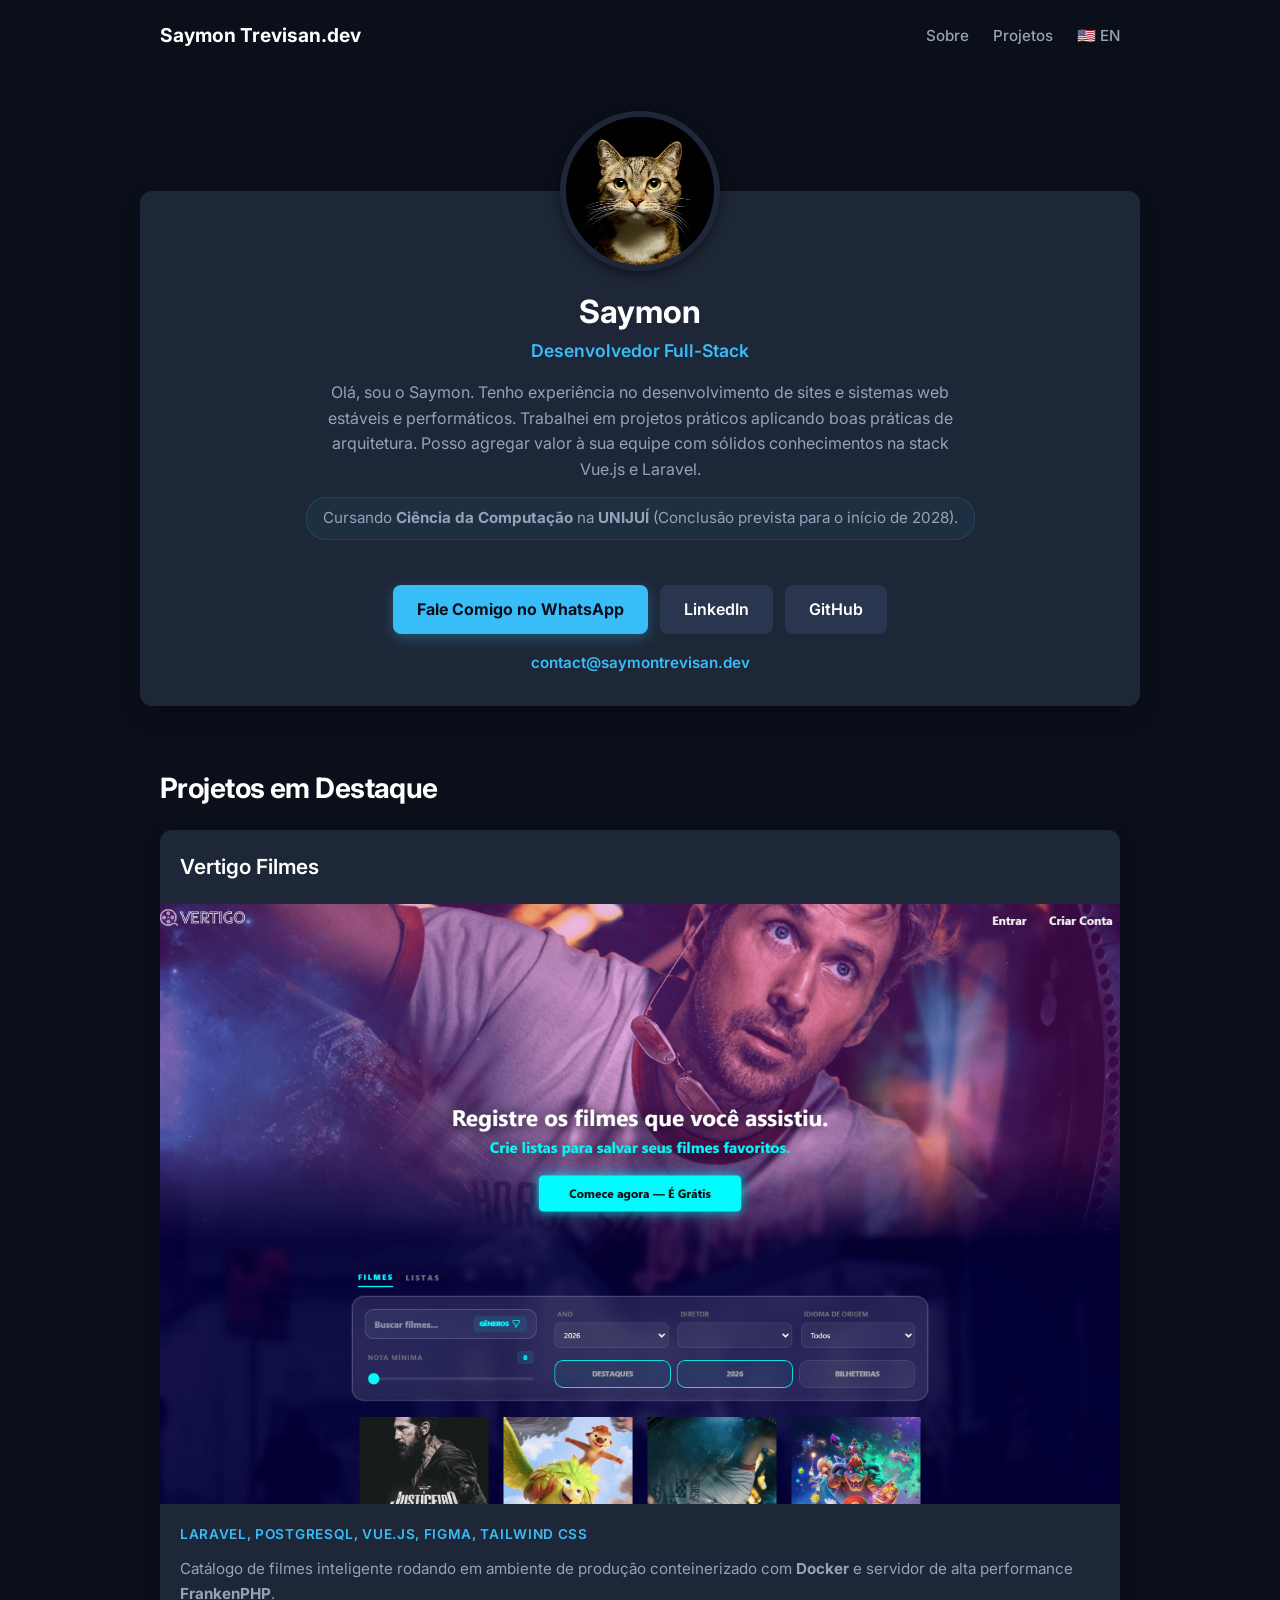
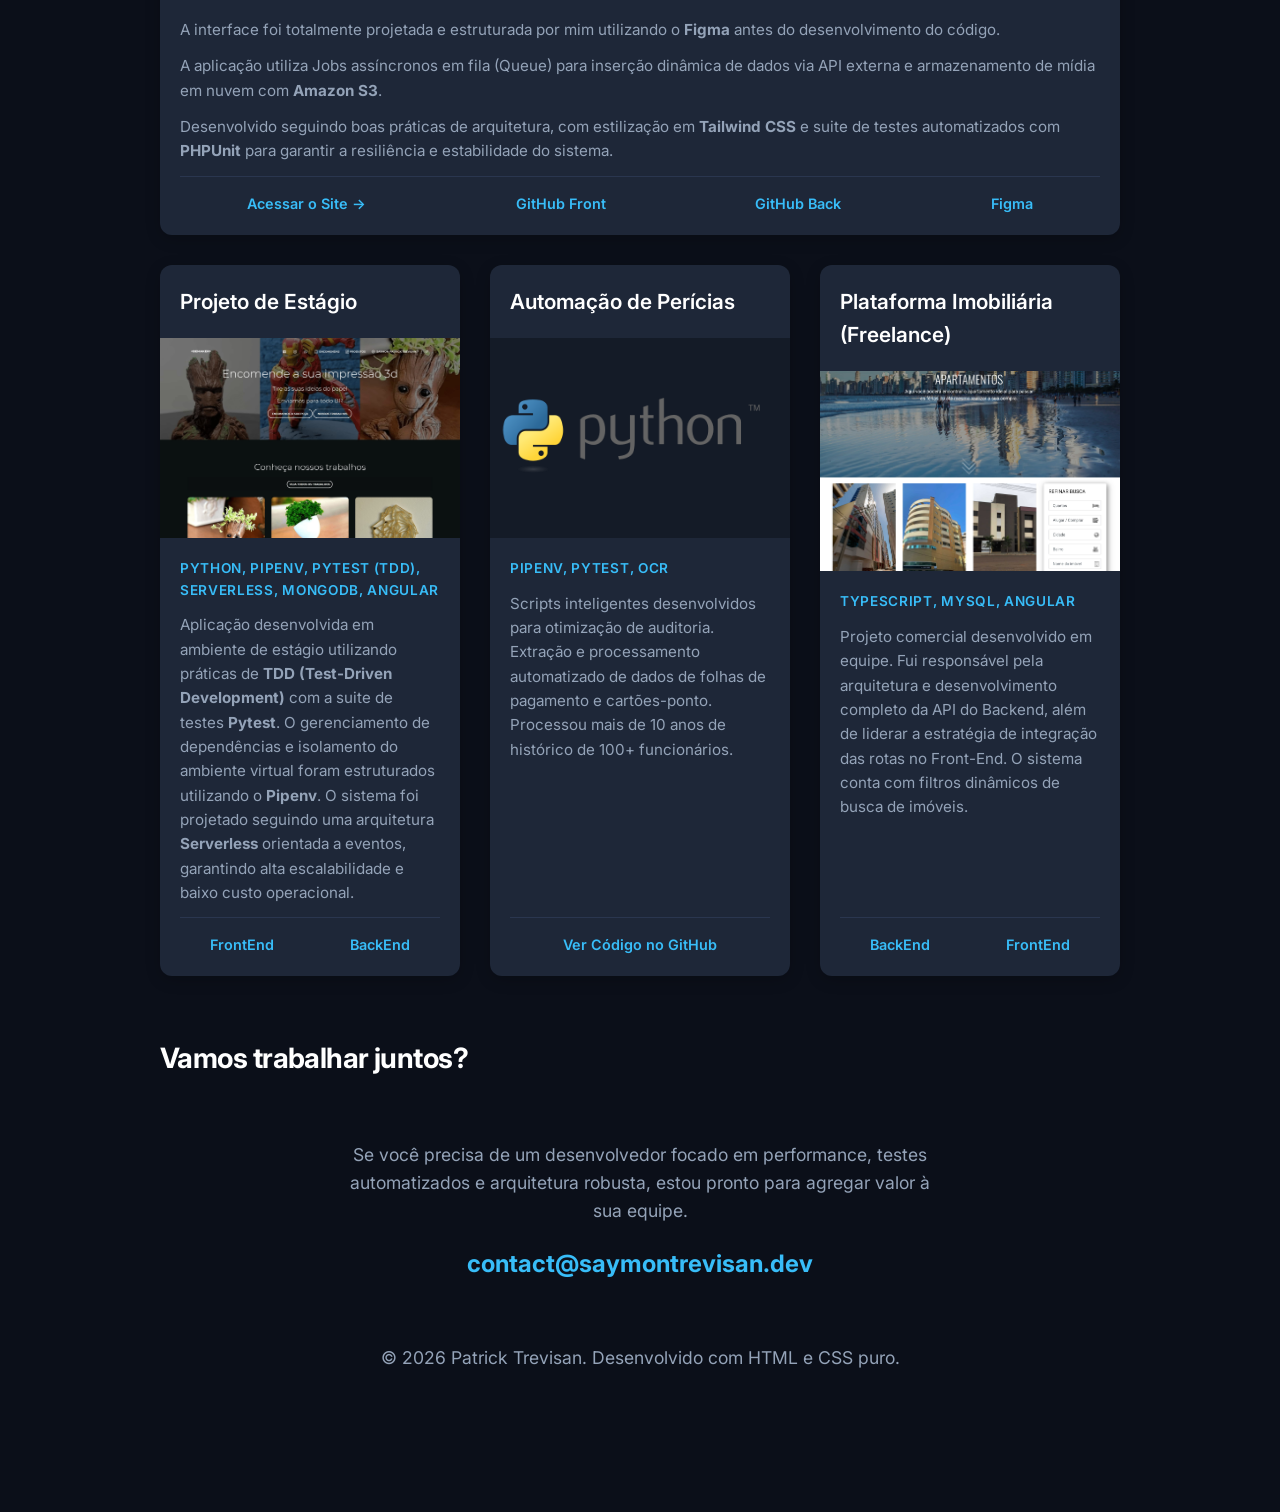
<file: index.html>
<!DOCTYPE html>
<html lang="pt-BR">

<head>
    <meta charset="UTF-8">
    <meta name="viewport" content="width=device-width, initial-scale=1.0">
    <title>Saymon | Portfolio</title>
    <link rel="stylesheet" href="style.css">
    <link rel="preconnect" href="https://fonts.googleapis.com">
    <link rel="preconnect" href="https://fonts.gstatic.com" crossorigin>
    <link href="https://fonts.googleapis.com/css2?family=Inter:wght@400;500;600;700&display=swap" rel="stylesheet">
    <link rel="icon" type="image/x-icon" href="./assets/favicon.ico">
</head>

<body>

    <header class="header">
        <a href="/">Saymon Trevisan.dev</a>
        <nav>
            <ul class="menu">
                <li><a href="#sobre">Sobre</a></li>
                <li><a href="#projetos">Projetos</a></li>
                <li><a href="./en/">🇺🇸 EN</a></li>
            </ul>
        </nav>
    </header>

    <div class="container" id="sobre">
        <img src="./assets/pfp.jpg" alt="Avatar" class="pfp">
        <h1 class="profile-name">Saymon</h1>
        <p class="profile-role">Desenvolvedor Full-Stack</p>
        <p class="profile-bio">
            Olá, sou o Saymon. Tenho experiência no desenvolvimento de sites e sistemas web estáveis e performáticos.
            Trabalhei em projetos práticos aplicando boas práticas de arquitetura. Posso agregar valor à sua equipe
            com sólidos conhecimentos na stack Vue.js e Laravel.
        </p>
        <p class="profile-education">
            Cursando <strong>Ciência da Computação</strong> na <strong>UNIJUÍ</strong> (Conclusão prevista para o
            início de 2028).
        </p>
        <div class="links-group">
            <div class="links-group">
                <a href="https://wa.me/55991580880" target="_blank" class="btn-primary">Fale Comigo no
                    WhatsApp</a>
                <a href="https://www.linkedin.com/in/saymon-patrick-trevisan-3903303b5/?skipRedirect=true"
                    target="_blank" class="btn-secondary">LinkedIn</a>
                <a href="https://github.com/saymonp" target="_blank" class="btn-secondary">GitHub</a>
                <a class="project-desc" style="margin-top: 5px; flex-basis: 100%;" class="email-link">contact@saymontrevisan.dev</a>
            </div>
        </div>
    </div>

    <h2 class="section-title" id="projetos">Projetos em Destaque</h2>

    <div class="project-featured">
        <div class="card-projeto">
            <div class="card-header">
                <h3 class="card-title">Vertigo Filmes</h3>

            </div>
            <div class="project-img-wrapper featured">
                <img src="./assets/vertigo.click_(Nest Hub Max).jpg" class="project-thumb" alt="Preview Vertigo">
            </div>
            <div class="card-body">
                <span class="tech-text">Laravel, PostgreSQL, Vue.js, Figma, Tailwind CSS</span>
                <p class="project-desc">
                    Catálogo de filmes inteligente rodando em ambiente de produção conteinerizado com
                    <strong>Docker</strong> e servidor de alta performance <strong>FrankenPHP</strong>.
                </p>
                <p class="project-desc">
                    A interface foi totalmente projetada e estruturada por mim utilizando o <strong>Figma</strong> antes
                    do desenvolvimento do código.</p>
                <p class="project-desc">
                    A aplicação utiliza Jobs assíncronos em fila (Queue) para inserção dinâmica de dados via API externa
                    e armazenamento de mídia em nuvem com <strong>Amazon S3</strong>.</p>
                <p class="project-desc">
                    Desenvolvido seguindo boas práticas de arquitetura, com estilização em <strong>Tailwind CSS</strong>
                    e suite de testes automatizados com <strong>PHPUnit</strong> para garantir a resiliência e
                    estabilidade do sistema.
                </p>

                <div class="project-links">
                    <a href="https://vertigo.click" target="_blank">Acessar o Site →</a>
                    <a href="https://github.com/saymonp/frontend-movies" target="_blank">GitHub Front</a>
                    <a href="https://github.com/saymonp/backend-movie-app" target="_blank">GitHub Back</a>
                    <a href="https://www.figma.com/design/i3VtVMKiytlzSAW8y6DPcH/Vertigo?node-id=0-1&t=pUc4vuOBr2vg4rLE-1"
                        target="_blank">Figma</a>
                </div>
            </div>
        </div>
    </div>

    <div class="grid-projetos">

        <div class="card-projeto">
            <div class="card-header">
                <h3 class="card-title">Projeto de Estágio</h3>

            </div>
            <div class="project-img-wrapper">
                <img src="./assets/estagio3.jpg" class="project-thumb" alt="Preview Estágio">
            </div>
            <div class="card-body">
                <span class="tech-text">Python, Pipenv, Pytest (TDD), Serverless, MongoDB, Angular</span>
                <p class="project-desc">Aplicação desenvolvida em ambiente de estágio utilizando práticas de <strong>TDD
                        (Test-Driven Development)</strong> com a suite de testes <strong>Pytest</strong>.
                    O gerenciamento de dependências e isolamento do ambiente virtual foram estruturados utilizando o
                    <strong>Pipenv</strong>.
                    O sistema foi projetado seguindo uma arquitetura <strong>Serverless</strong> orientada a eventos,
                    garantindo alta escalabilidade e baixo custo operacional.</p>
                <div class="project-links">
                    <a href="https://github.com/saymonp/frontend-estagio">FrontEnd</a>
                    <a href="https://github.com/saymonp/backend-estagio">BackEnd</a>
                </div>
            </div>
        </div>

        <div class="card-projeto">
            <div class="card-header">
                <h3 class="card-title">Automação de Perícias</h3>

            </div>
            <div class="project-img-wrapper">
                <img src="./assets/330px-Python_logo_and_wordmark.svg.png" class="project-thumb-python"
                    style="object-fit: contain; padding: 10px;" alt="Python Logo">
            </div>
            <div class="card-body">
                <span class="tech-text">Pipenv, PyTest, OCR</span>
                <p class="project-desc">Scripts inteligentes desenvolvidos para otimização de auditoria. Extração e
                    processamento automatizado de dados de folhas de pagamento e cartões-ponto. Processou mais de 10
                    anos de histórico de 100+ funcionários.</p>
                <div class="project-links">
                    <a href="https://github.com/saymonp/rex-search">Ver Código no GitHub</a>
                </div>
            </div>
        </div>

        <div class="card-projeto">
            <div class="card-header">
                <h3 class="card-title">Plataforma Imobiliária (Freelance)</h3>
            </div>
            <div class="project-img-wrapper">
                <img src="./assets/jf4.jpg" class="project-thumb" alt="Preview Imobiliária">
            </div>
            <div class="card-body">
                <span class="tech-text">TypeScript, MySQL, Angular</span>
                <p class="project-desc">Projeto comercial desenvolvido em equipe. Fui responsável pela arquitetura e
                    desenvolvimento completo da API do Backend, além de liderar a estratégia de integração das rotas no
                    Front-End. O sistema conta com filtros dinâmicos de busca de imóveis.</p>
                <div class="project-links">
                    <a href="https://github.com/saymont/imobiliaria-poc-backend">BackEnd</a>
                    <a href="https://github.com/joaovfog/imobiliaria-front-end">FrontEnd</a>
                </div>
            </div>
        </div>

    </div>
    <h2 class="section-title">Vamos trabalhar juntos?</h2>
    <div class="container-contato">
        <p>Se você precisa de um desenvolvedor focado em performance, testes automatizados e arquitetura robusta, estou
            pronto para agregar valor à sua equipe.</p>
        <a href="mailto:contact@saymontrevisan.dev" class="email-link">contact@saymontrevisan.dev</a>
        <div class="footer-credits">
            <p>© 2026 Patrick Trevisan. Desenvolvido com HTML e CSS puro.</p>
        </div>
    </div>
</body>

</html>
</file>
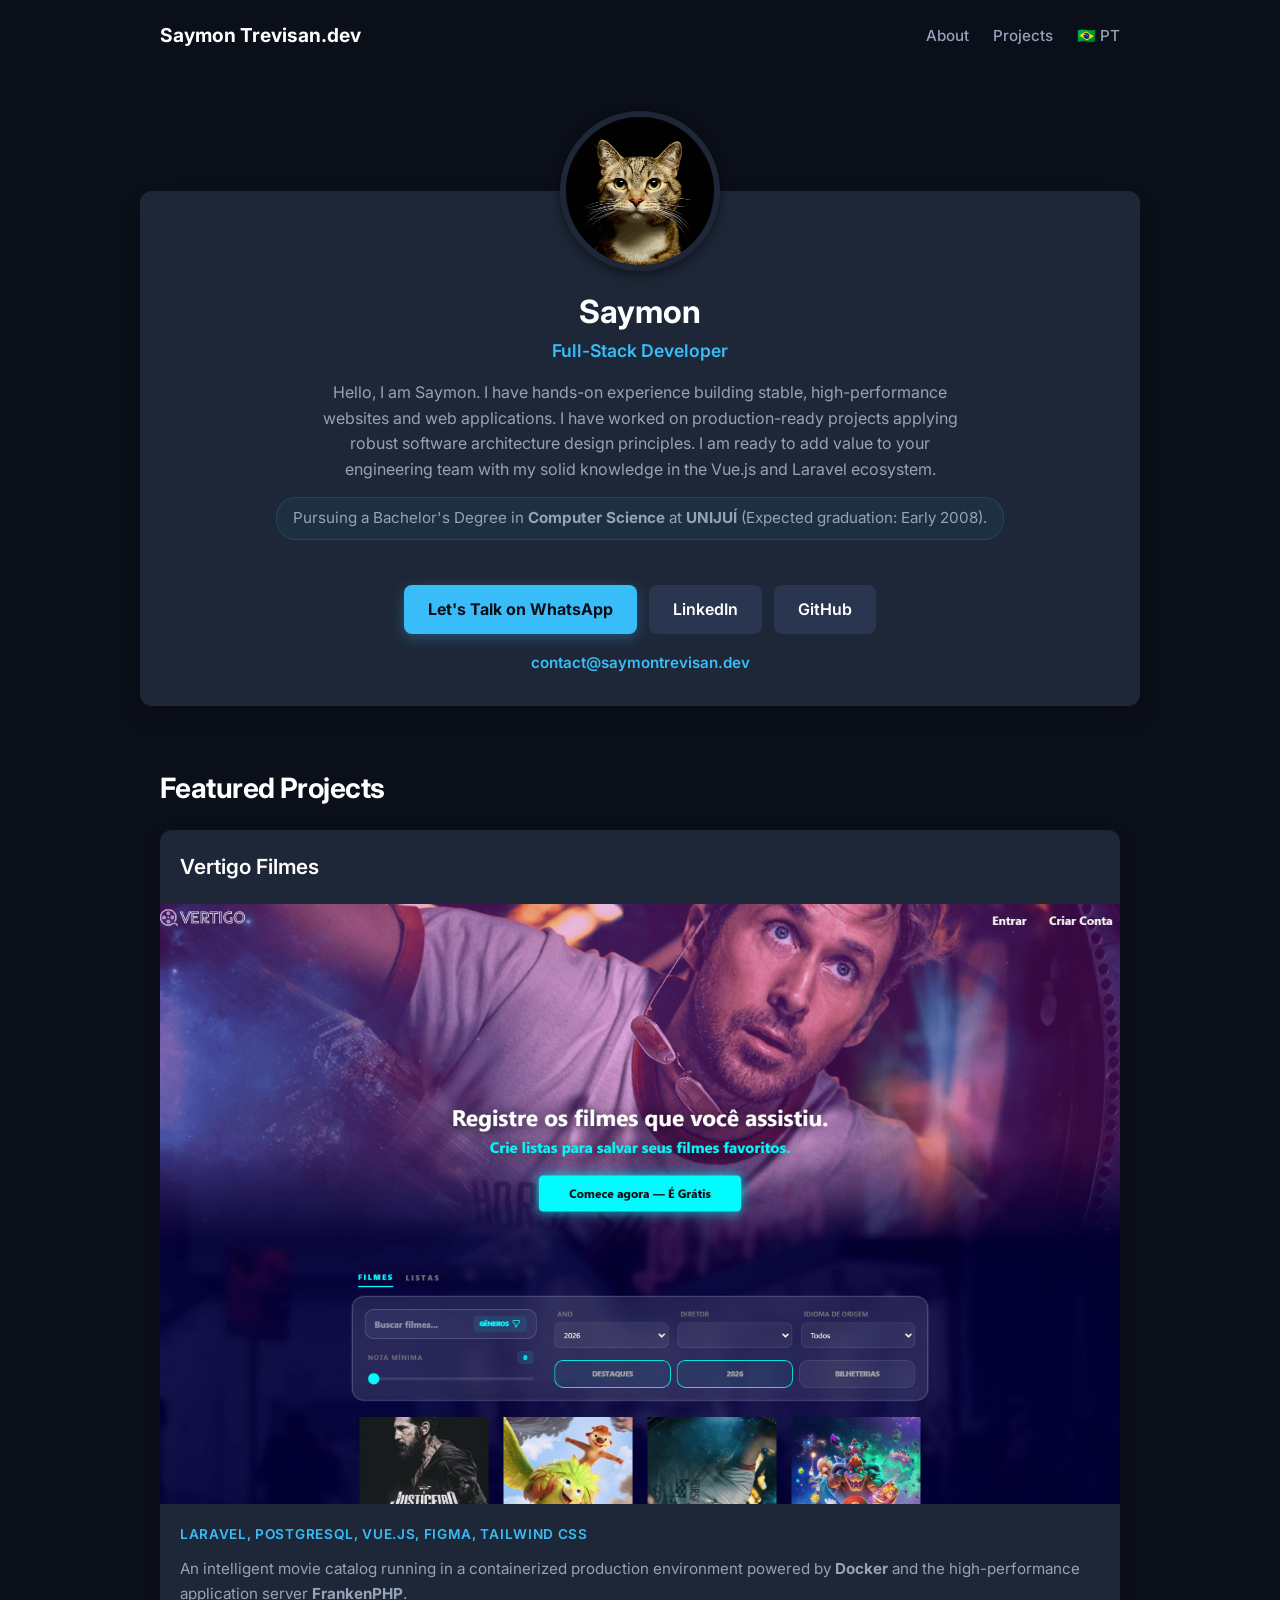
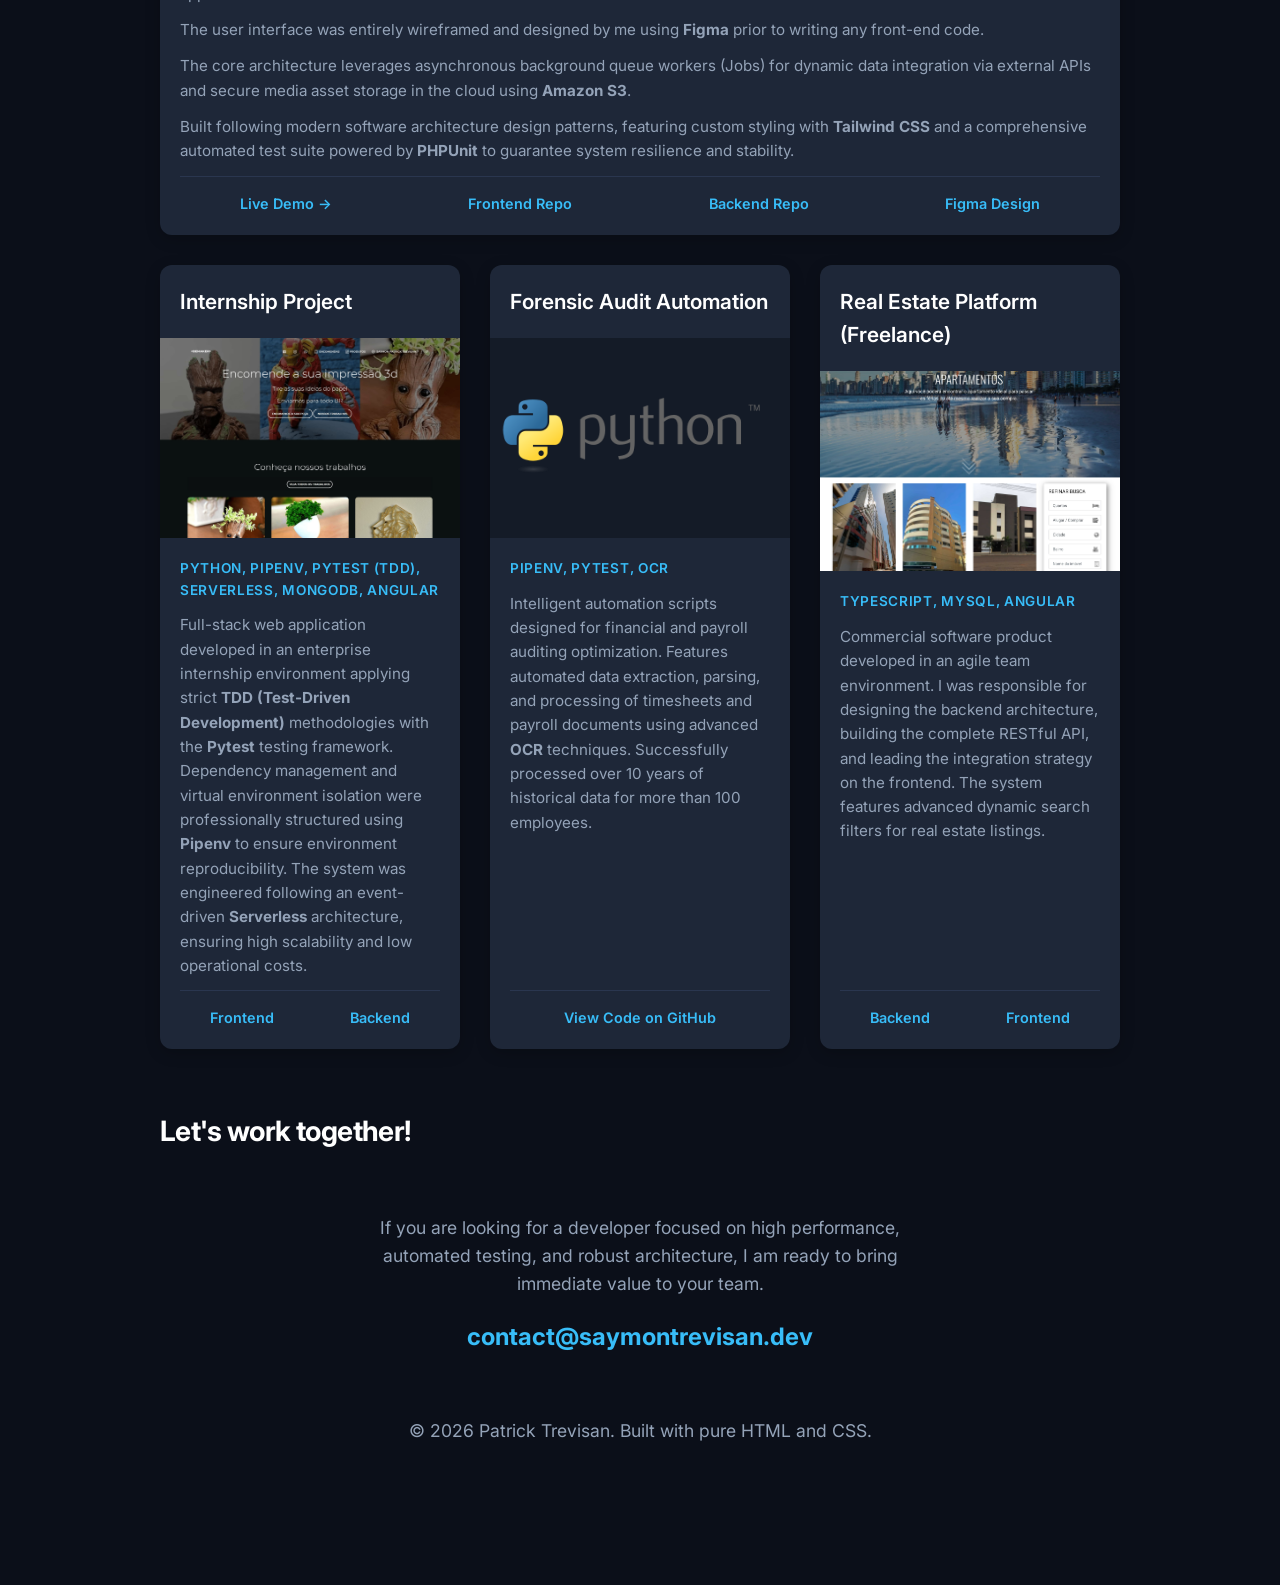
<file: en/index.html>
<!DOCTYPE html>
<html lang="en">

<head>
    <meta charset="UTF-8">
    <meta name="viewport" content="width=device-width, initial-scale=1.0">
    <title>Saymon | Portfolio</title>
    <link rel="stylesheet" href="../style.css"> <!-- Apontando para o CSS na pasta pai -->
    <link rel="preconnect" href="https://fonts.googleapis.com">
    <link rel="preconnect" href="https://fonts.gstatic.com" crossorigin>
    <link href="https://fonts.googleapis.com/css2?family=Inter:wght@400;500;600;700&display=swap" rel="stylesheet">
    <link rel="icon" type="image/x-icon" href="../assets/favicon.ico">
</head>

<body>

    <header class="header">
        <a href="/en/">Saymon Trevisan.dev</a>
        <nav>
            <ul class="menu">
                <li><a href="#about">About</a></li>
                <li><a href="#projects">Projects</a></li>
                <li><a href="../">🇧🇷 PT</a></li>
            </ul>
        </nav>
    </header>

    <div class="container" id="about">
        <img src="../assets/pfp.jpg" alt="Avatar" class="pfp">
        <h1 class="profile-name">Saymon</h1>
        <p class="profile-role">Full-Stack Developer</p>
        <p class="profile-bio">
            Hello, I am Saymon. I have hands-on experience building stable, high-performance websites and web applications.
            I have worked on production-ready projects applying robust software architecture design principles. I am ready to add value to your engineering team with my solid knowledge in the Vue.js and Laravel ecosystem.
        </p>
        <p class="profile-education">
            Pursuing a Bachelor's Degree in <strong>Computer Science</strong> at <strong>UNIJUÍ</strong> (Expected graduation: Early 2008).
        </p>
        <div class="links-group">
            <div class="links-group">
                <a href="https://wa.me/55991580880" target="_blank" class="btn-primary">Let's Talk on WhatsApp</a>
                <a href="https://www.linkedin.com/in/saymon-patrick-trevisan-3903303b5/?skipRedirect=true"
                    target="_blank" class="btn-secondary">LinkedIn</a>
                <a href="https://github.com/saymonp" target="_blank" class="btn-secondary">GitHub</a>
                <a class="project-desc" style="margin-top: 5px; flex-basis: 100%;" class="email-link">contact@saymontrevisan.dev</a>
            </div>
        </div>
    </div>

    <h2 class="section-title" id="projects">Featured Projects</h2>

    <div class="project-featured">
        <div class="card-projeto">
            <div class="card-header">
                <h3 class="card-title">Vertigo Filmes</h3>
            </div>
            <div class="project-img-wrapper featured">
                <img src="../assets/vertigo.click_(Nest Hub Max).jpg" class="project-thumb" alt="Vertigo Preview">
            </div>
            <div class="card-body">
                <span class="tech-text">Laravel, PostgreSQL, Vue.js, Figma, Tailwind CSS</span>
                <p class="project-desc">
                    An intelligent movie catalog running in a containerized production environment powered by 
                    <strong>Docker</strong> and the high-performance application server <strong>FrankenPHP</strong>.
                </p>
                <p class="project-desc">
                    The user interface was entirely wireframed and designed by me using <strong>Figma</strong> prior to writing any front-end code.</p>
                <p class="project-desc">
                    The core architecture leverages asynchronous background queue workers (Jobs) for dynamic data integration via external APIs and secure media asset storage in the cloud using <strong>Amazon S3</strong>.</p>
                <p class="project-desc">
                    Built following modern software architecture design patterns, featuring custom styling with <strong>Tailwind CSS</strong> 
                    and a comprehensive automated test suite powered by <strong>PHPUnit</strong> to guarantee system resilience and stability.
                </p>

                <div class="project-links">
                    <a href="https://vertigo.click" target="_blank">Live Demo →</a>
                    <a href="https://github.com/saymonp/frontend-movies" target="_blank">Frontend Repo</a>
                    <a href="https://github.com/saymonp/backend-movie-app" target="_blank">Backend Repo</a>
                    <a href="https://www.figma.com/design/i3VtVMKiytlzSAW8y6DPcH/Vertigo?node-id=0-1&t=pUc4vuOBr2vg4rLE-1"
                        target="_blank">Figma Design</a>
                </div>
            </div>
        </div>
    </div>

    <div class="grid-projetos">

        <div class="card-projeto">
            <div class="card-header">
                <h3 class="card-title">Internship Project</h3>
            </div>
            <div class="project-img-wrapper">
                <img src="../assets/estagio3.jpg" class="project-thumb" alt="Internship Project Preview" loading="lazy">
            </div>
            <div class="card-body">
                <span class="tech-text">Python, Pipenv, Pytest (TDD), Serverless, MongoDB, Angular</span>
                <p class="project-desc">Full-stack web application developed in an enterprise internship environment applying strict <strong>TDD (Test-Driven Development)</strong> methodologies with the <strong>Pytest</strong> testing framework. 
                Dependency management and virtual environment isolation were professionally structured using <strong>Pipenv</strong> to ensure environment reproducibility. 
                The system was engineered following an event-driven <strong>Serverless</strong> architecture, ensuring high scalability and low operational costs.</p>
                <div class="project-links">
                    <a href="https://github.com/saymonp/frontend-estagio" target="_blank">Frontend</a>
                    <a href="https://github.com/saymonp/backend-estagio" target="_blank">Backend</a>
                </div>
            </div>
        </div>

        <div class="card-projeto">
            <div class="card-header">
                <h3 class="card-title">Forensic Audit Automation</h3>
            </div>
            <div class="project-img-wrapper">
                <img src="../assets/330px-Python_logo_and_wordmark.svg.png" class="project-thumb-python"
                    style="object-fit: contain; padding: 10px;" alt="Python Logo" loading="lazy">
            </div>
            <div class="card-body">
                <span class="tech-text">Pipenv, Pytest, OCR</span>
                <p class="project-desc">Intelligent automation scripts designed for financial and payroll auditing optimization. Features automated data extraction, parsing, and processing of timesheets and payroll documents using advanced <strong>OCR</strong> techniques. Successfully processed over 10 years of historical data for more than 100 employees.</p>
                <div class="project-links">
                    <a href="https://github.com/saymonp/rex-search" target="_blank">View Code on GitHub</a>
                </div>
            </div>
        </div>

        <div class="card-projeto">
            <div class="card-header">
                <h3 class="card-title">Real Estate Platform (Freelance)</h3>
            </div>
            <div class="project-img-wrapper">
                <img src="../assets/jf4.jpg" class="project-thumb" alt="Real Estate Preview" loading="lazy">
            </div>
            <div class="card-body">
                <span class="tech-text">TypeScript, MySQL, Angular</span>
                <p class="project-desc">Commercial software product developed in an agile team environment. I was responsible for designing the backend architecture, building the complete RESTful API, and leading the integration strategy on the frontend. The system features advanced dynamic search filters for real estate listings.</p>
                <div class="project-links">
                    <a href="https://github.com/saymont/imobiliaria-poc-backend" target="_blank">Backend</a>
                    <a href="https://github.com/joaovfog/imobiliaria-front-end" target="_blank">Frontend</a>
                </div>
            </div>
        </div>

    </div>

    <h2 class="section-title">Let's work together!</h2>
    <div class="container-contato">
        <p>If you are looking for a developer focused on high performance, automated testing, and robust architecture, I am ready to bring immediate value to your team.</p>
        <a href="mailto:contact@saymontrevisan.dev" class="email-link">contact@saymontrevisan.dev</a>
        <div class="footer-credits">
            <p>© 2026 Patrick Trevisan. Built with pure HTML and CSS.</p>
        </div>
    </div>
</body>

</html>
</file>
<file: style.css>
/* Configurações Globais e Variáveis */
:root {
  --bg-main: #0B0F19;
  --bg-card: #1E2738;
  --text-primary: #FFFFFF;
  --text-secondary: #94A3B8;
  --accent: #38BDF8; /* Azul neon moderno */
  --accent-hover: #7DD3FC;
  --border-radius: 12px;
}

* {
  box-sizing: border-box;
  margin: 0;
  padding: 0;
}

body {
  background-color: var(--bg-main);
  color: var(--text-primary);
  font-family: 'Inter', -apple-system, BlinkMacSystemFont, "Segoe UI", Roboto, sans-serif;
  line-height: 1.6;
  padding-bottom: 80px;
}

/* Header & Menu */
.header {
  display: flex;
  justify-content: space-between;
  align-items: center;
  max-width: 1000px;
  margin: 0 auto;
  padding: 20px;
}

.header a {
  color: var(--text-primary);
  text-decoration: none;
  font-weight: bold;
  font-size: 1.2rem;
}

.menu {
  display: flex;
  list-style: none;
  gap: 24px;
}

.menu a {
  font-size: 0.95rem;
  font-weight: 500;
  color: var(--text-secondary);
  transition: color 0.2s;
}

.menu a:hover {
  color: var(--accent);
}

/* Títulos Seção */
.section-title {
  max-width: 1000px;
  margin: 60px auto 20px auto;
  padding: 0 20px;
  font-size: 1.75rem;
  font-weight: 700;
  letter-spacing: -0.02em;
}

/* Container de Perfil */
.container {
  display: flex;
  flex-direction: column;
  max-width: 1000px;
  align-items: center;
  background: var(--bg-card);
  margin: 120px auto 40px auto;
  border-radius: var(--border-radius);
  padding: 30px;
  box-shadow: 0 10px 25px -5px rgba(0, 0, 0, 0.3);
  text-align: center;
}

.pfp {
  width: 160px;
  height: 160px;
  border-radius: 50%;
  object-fit: cover;
  margin-top: -110px;
  border: 6px solid var(--bg-card);
  box-shadow: 0 4px 12px rgba(0,0,0,0.5);
}

.profile-name {
  font-size: 2rem;
  margin-top: 15px;
  font-weight: 700;
}

.profile-role {
  color: var(--accent);
  font-size: 1.1rem;
  font-weight: 600;
  margin-bottom: 15px;
}

.profile-bio {
  color: var(--text-secondary);
  max-width: 650px;
  margin-bottom: 20px;
  font-size: 1rem;
}

/* Links Globais / Botões */
.links-group {
  display: flex;
  gap: 16px;
}

.links-group a, .project-links a {
  color: var(--accent);
  text-decoration: none;
  font-weight: 600;
  transition: color 0.2s;
}

.links-group a:hover, .project-links a:hover {
  color: var(--accent-hover);
}

/* Layout de Projetos */
.project-featured {
  max-width: 1000px;
  margin: 0 auto 30px auto;
  padding: 0 20px;
}

.grid-projetos {
  display: grid;
  grid-template-columns: repeat(auto-fit, minmax(300px, 1fr));
  max-width: 1000px;
  margin: 0 auto;
  padding: 0 20px;
  gap: 30px;
}

/* Card de Projeto */
.card-projeto {
  background: var(--bg-card);
  border-radius: var(--border-radius);
  overflow: hidden; /* Garante que a imagem não saia das bordas arredondadas */
  display: flex;
  flex-direction: column;
  box-shadow: 0 4px 15px rgba(0, 0, 0, 0.2);
  transition: transform 0.2s, box-shadow 0.2s;
}

.card-projeto:hover {
  transform: translateY(-4px);
  box-shadow: 0 12px 24px rgba(0, 0, 0, 0.3);
}

/* Cabeçalho do Card (Título + Ícones das Techs) */
.card-header {
  display: flex;
  justify-content: space-between;
  align-items: center;
  padding: 20px;
}

.card-title {
  font-size: 1.3rem;
  font-weight: 600;
}

.tech-badges {
  display: flex;
  gap: 8px;
  align-items: center;
}

.tech-icon {
  width: 24px;
  height: 24px;
  object-fit: contain;
}

/* Imagens dos Projetos */
.project-img-wrapper {
  width: 100%;
  height: 200px; 
  overflow: hidden;
  background: #141b27;
}

.project-img-wrapper.featured {
  height: 600px;
}

.project-thumb {
  width: 100%;
  height: 100%;
  object-fit: cover; 
  object-position: top center;
  align-self: center;
}

.project-thumb-python {
  width: 100%;
  height: 100%;
}

/* Corpo do Card */
.card-body {
  padding: 20px;
  display: flex;
  flex-direction: column;
  gap: 12px;
  flex-grow: 1; /* Força os botões a ficarem alinhados embaixo */
}

.tech-text {
  font-size: 0.85rem;
  color: var(--accent);
  font-weight: 600;
  text-transform: uppercase;
  letter-spacing: 0.05em;
}

.project-desc {
  color: var(--text-secondary);
  font-size: 0.95rem;
}

.project-links {
  display: flex;
  gap: 16px;
  margin-top: auto; /* Empurra os links para o rodapé do card */
  padding-top: 15px;
  border-top: 1px solid #2A364F;
  font-size: 0.9rem;
  justify-content: space-around;
}

/* Botões CTA */
.links-group {
  display: flex;
  gap: 12px;
  flex-wrap: wrap;
  justify-content: center;
  margin-top: 10px;
}

.btn-primary {
  background-color: var(--accent);
  color: #0B0F19 !important; /* Texto escuro no botão claro */
  padding: 12px 24px;
  border-radius: 8px;
  font-weight: 700 !important;
  text-decoration: none;
  transition: background-color 0.2s, transform 0.1s;
  box-shadow: 0 4px 14px rgba(56, 189, 248, 0.3);
}

.btn-primary:hover {
  background-color: var(--accent-hover);
  transform: translateY(-1px);
}

.btn-primary:active {
  transform: translateY(0);
}

.btn-secondary {
  background-color: #2A364F;
  color: var(--text-primary) !important;
  padding: 12px 24px;
  border-radius: 8px;
  font-weight: 600 !important;
  text-decoration: none;
  transition: background-color 0.2s;
}

.btn-secondary:hover {
  background-color: #3B4B6E;
  color: var(--text-primary) !important;
}

/* Seção de Contato Final */
.container-contato {
  max-width: 1000px;
  margin: 0 auto;
  padding: 40px 20px;
  text-align: center;
}

.container-contato p {
  color: var(--text-secondary);
  max-width: 600px;
  margin: 0 auto 20px auto;
  font-size: 1.1rem;
}

.email-link {
  font-size: 1.5rem;
  color: var(--accent);
  text-decoration: none;
  font-weight: 700;
  border-bottom: 2px solid transparent;
  transition: border-color 0.2s, color 0.2s;
}

.email-link:hover {
  color: var(--accent-hover);
  border-color: var(--accent-hover);
}

.footer-credits {
  margin-top: 60px;
  font-size: 0.85rem;
  color: #475569;
}

.profile-education {
  color: var(--text-secondary);
  font-size: 0.95rem;
  margin-top: -5px;
  margin-bottom: 25px;
  background: rgba(56, 189, 248, 0.05); /* Fundo azul sutil */
  padding: 8px 16px;
  border-radius: 20px;
  display: inline-block;
  border: 1px solid rgba(56, 189, 248, 0.15);
}
</file>
